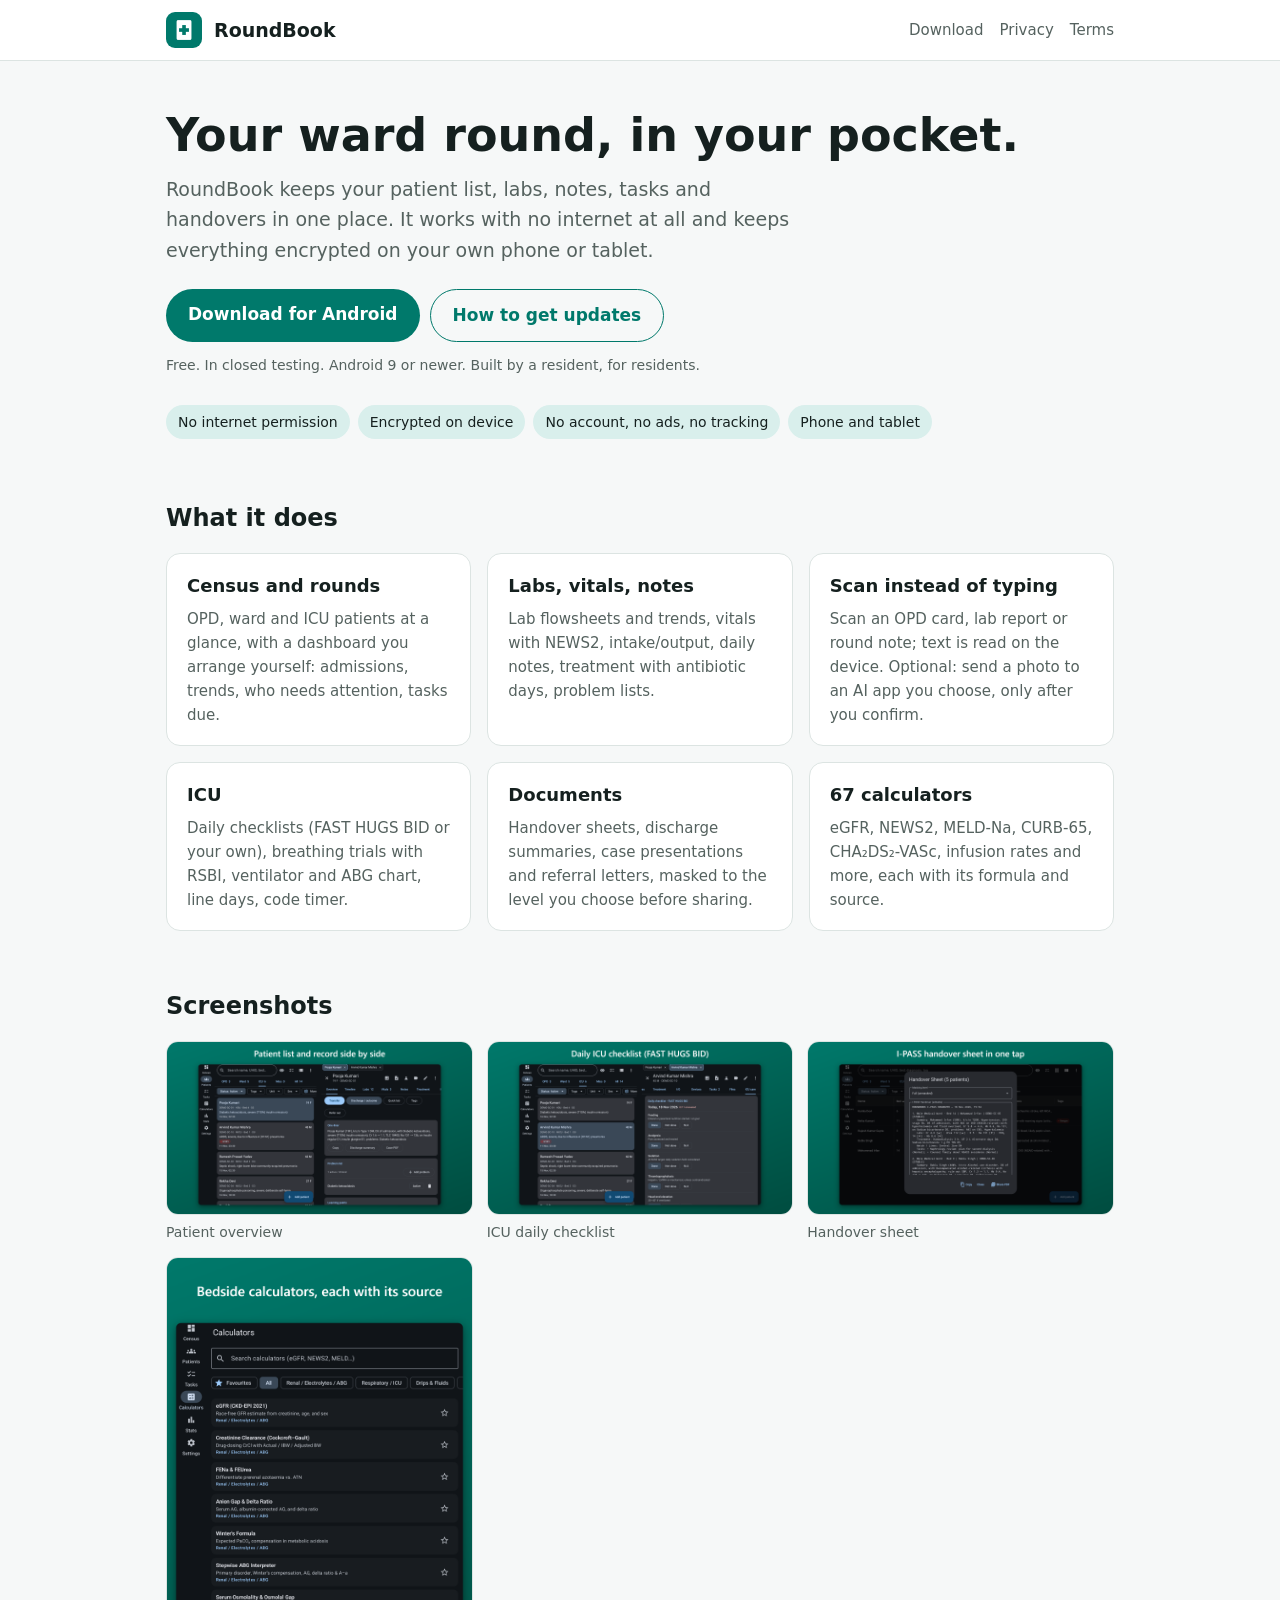
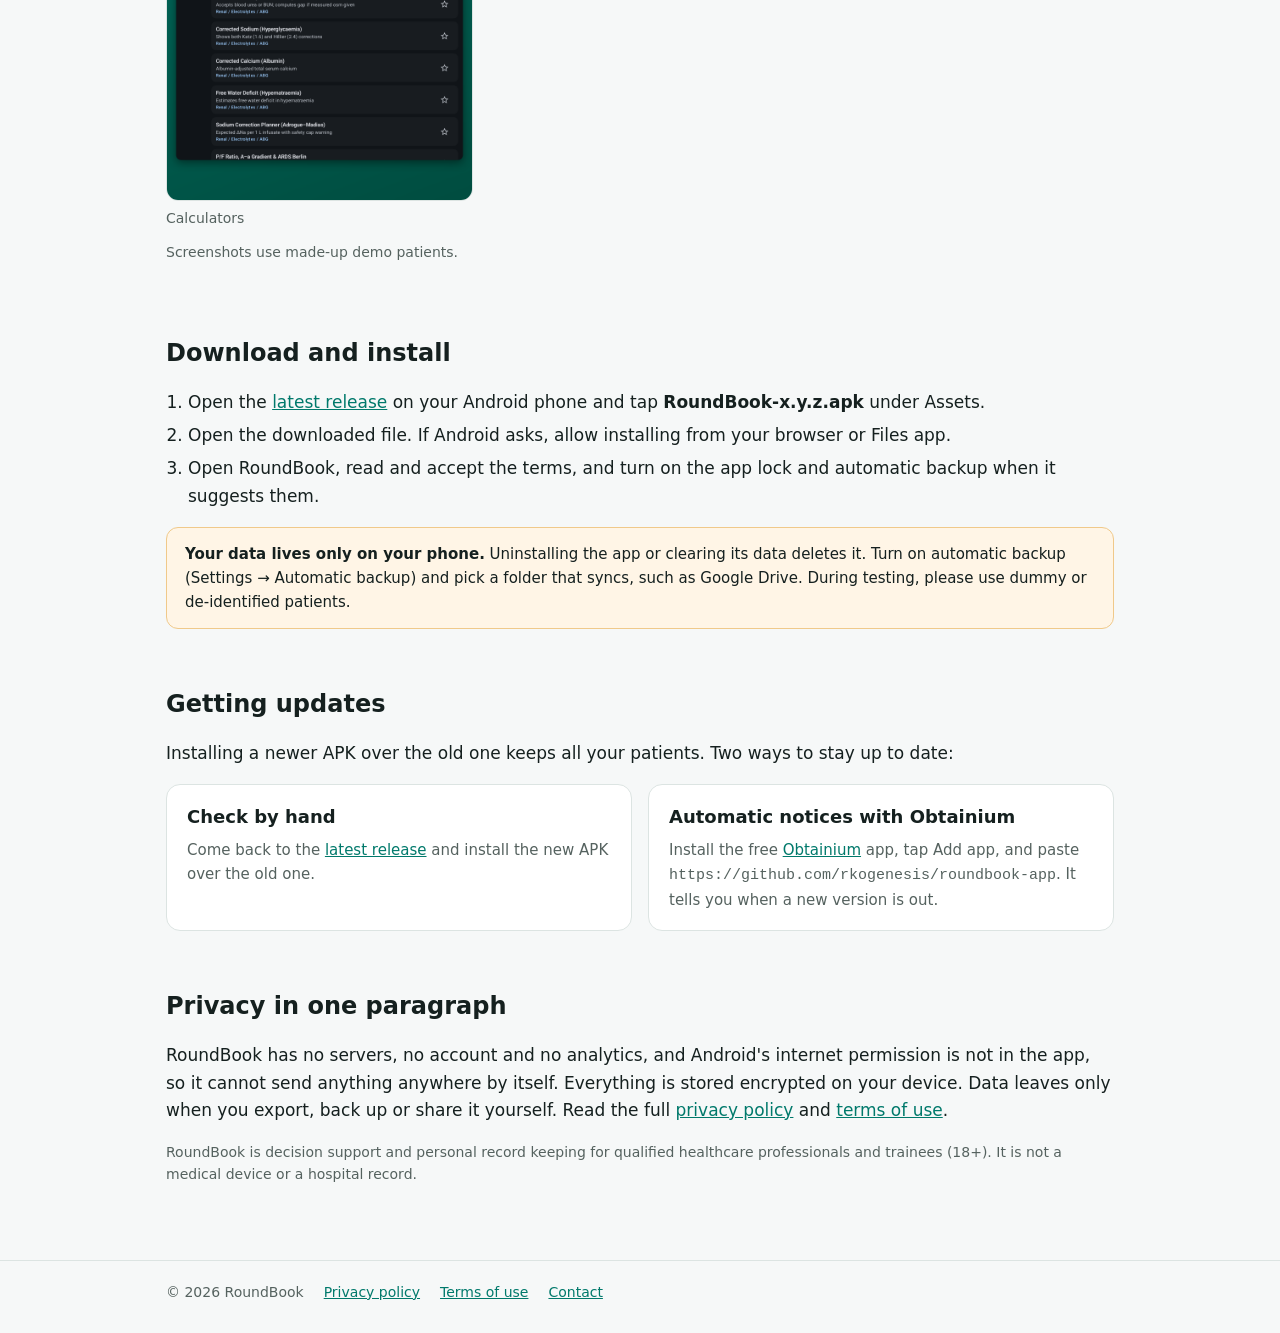
<file: site/index.html>
<!doctype html>
<html lang="en">
<head>
  <meta charset="utf-8">
  <meta name="viewport" content="width=device-width, initial-scale=1">
  <title>RoundBook</title>
  <meta name="description" content="RoundBook: an offline, encrypted patient tracker for doctors on ward rounds, in the ICU and in OPD.">
  <link rel="icon" href="img/icon-512.png">
  <link rel="stylesheet" href="style.css">
</head>
<body>
<header class="top">
  <div class="wrap">
    <img src="img/icon-512.png" alt="">
    <a class="name" href="./">RoundBook</a>
    <nav>
      <a href="#download">Download</a>
      <a href="privacy.html">Privacy</a>
      <a href="terms.html">Terms</a>
    </nav>
  </div>
</header>

<main class="wrap">
  <div class="hero">
    <h1>Your ward round, in your pocket.</h1>
    <p class="lead">RoundBook keeps your patient list, labs, notes, tasks and handovers in one place. It works with no internet at all and keeps everything encrypted on your own phone or tablet.</p>
    <div class="actions">
      <a class="btn" href="https://github.com/rkogenesis/roundbook-app/releases/latest">Download for Android</a>
      <a class="btn ghost" href="#updates">How to get updates</a>
    </div>
    <p class="note">Free. In closed testing. Android 9 or newer. Built by a resident, for residents.</p>
    <ul class="pills">
      <li>No internet permission</li>
      <li>Encrypted on device</li>
      <li>No account, no ads, no tracking</li>
      <li>Phone and tablet</li>
    </ul>
  </div>

  <section>
    <h2>What it does</h2>
    <div class="grid">
      <div class="card"><h3>Census and rounds</h3><p>OPD, ward and ICU patients at a glance, with a dashboard you arrange yourself: admissions, trends, who needs attention, tasks due.</p></div>
      <div class="card"><h3>Labs, vitals, notes</h3><p>Lab flowsheets and trends, vitals with NEWS2, intake/output, daily notes, treatment with antibiotic days, problem lists.</p></div>
      <div class="card"><h3>Scan instead of typing</h3><p>Scan an OPD card, lab report or round note; text is read on the device. Optional: send a photo to an AI app you choose, only after you confirm.</p></div>
      <div class="card"><h3>ICU</h3><p>Daily checklists (FAST HUGS BID or your own), breathing trials with RSBI, ventilator and ABG chart, line days, code timer.</p></div>
      <div class="card"><h3>Documents</h3><p>Handover sheets, discharge summaries, case presentations and referral letters, masked to the level you choose before sharing.</p></div>
      <div class="card"><h3>67 calculators</h3><p>eGFR, NEWS2, MELD-Na, CURB-65, CHA₂DS₂-VASc, infusion rates and more, each with its formula and source.</p></div>
    </div>
  </section>

  <section>
    <h2>Screenshots</h2>
    <div class="shots">
      <figure><img src="img/patient.png" alt="Patient overview with problem list and one-liner" loading="lazy"><figcaption>Patient overview</figcaption></figure>
      <figure><img src="img/icu-checklist.png" alt="ICU daily checklist" loading="lazy"><figcaption>ICU daily checklist</figcaption></figure>
      <figure><img src="img/handover.png" alt="Handover sheet" loading="lazy"><figcaption>Handover sheet</figcaption></figure>
      <figure><img src="img/calculators.png" alt="Calculators" loading="lazy"><figcaption>Calculators</figcaption></figure>
    </div>
    <p class="note">Screenshots use made-up demo patients.</p>
  </section>

  <section id="download">
    <h2>Download and install</h2>
    <ol class="steps">
      <li>Open the <a href="https://github.com/rkogenesis/roundbook-app/releases/latest">latest release</a> on your Android phone and tap <strong>RoundBook-x.y.z.apk</strong> under Assets.</li>
      <li>Open the downloaded file. If Android asks, allow installing from your browser or Files app.</li>
      <li>Open RoundBook, read and accept the terms, and turn on the app lock and automatic backup when it suggests them.</li>
    </ol>
    <div class="warn"><strong>Your data lives only on your phone.</strong> Uninstalling the app or clearing its data deletes it. Turn on automatic backup (Settings → Automatic backup) and pick a folder that syncs, such as Google Drive. During testing, please use dummy or de-identified patients.</div>
  </section>

  <section id="updates">
    <h2>Getting updates</h2>
    <p>Installing a newer APK over the old one keeps all your patients. Two ways to stay up to date:</p>
    <div class="grid">
      <div class="card"><h3>Check by hand</h3><p>Come back to the <a href="https://github.com/rkogenesis/roundbook-app/releases/latest">latest release</a> and install the new APK over the old one.</p></div>
      <div class="card"><h3>Automatic notices with Obtainium</h3><p>Install the free <a href="https://github.com/ImranR98/Obtainium">Obtainium</a> app, tap Add app, and paste <code>https://github.com/rkogenesis/roundbook-app</code>. It tells you when a new version is out.</p></div>
    </div>
  </section>

  <section>
    <h2>Privacy in one paragraph</h2>
    <p>RoundBook has no servers, no account and no analytics, and Android's internet permission is not in the app, so it cannot send anything anywhere by itself. Everything is stored encrypted on your device. Data leaves only when you export, back up or share it yourself. Read the full <a href="privacy.html">privacy policy</a> and <a href="terms.html">terms of use</a>.</p>
    <p class="note">RoundBook is decision support and personal record keeping for qualified healthcare professionals and trainees (18+). It is not a medical device or a hospital record.</p>
  </section>
</main>

<footer>
  <div class="wrap">
    <span>© 2026 RoundBook</span>
    <a href="privacy.html">Privacy policy</a>
    <a href="terms.html">Terms of use</a>
    <a href="mailto:salgenrko@gmail.com">Contact</a>
  </div>
</footer>
</body>
</html>
</file>
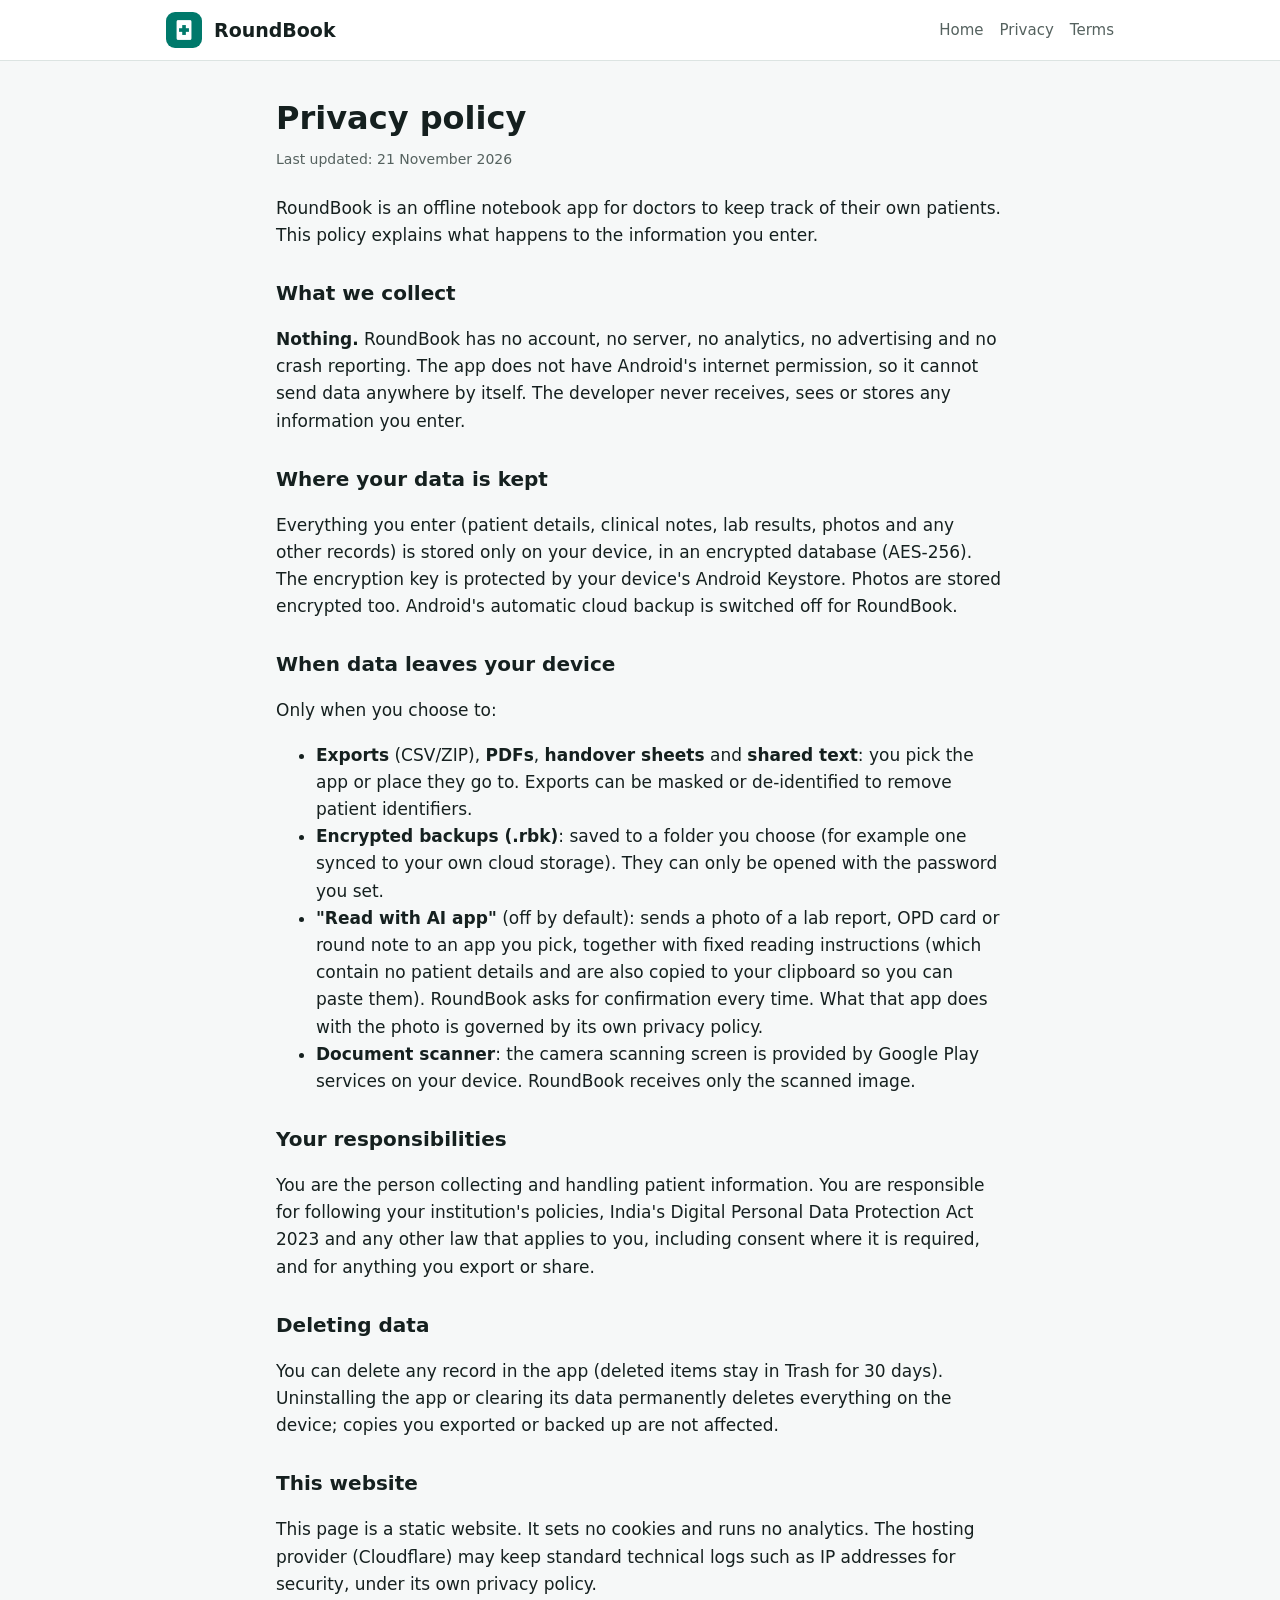
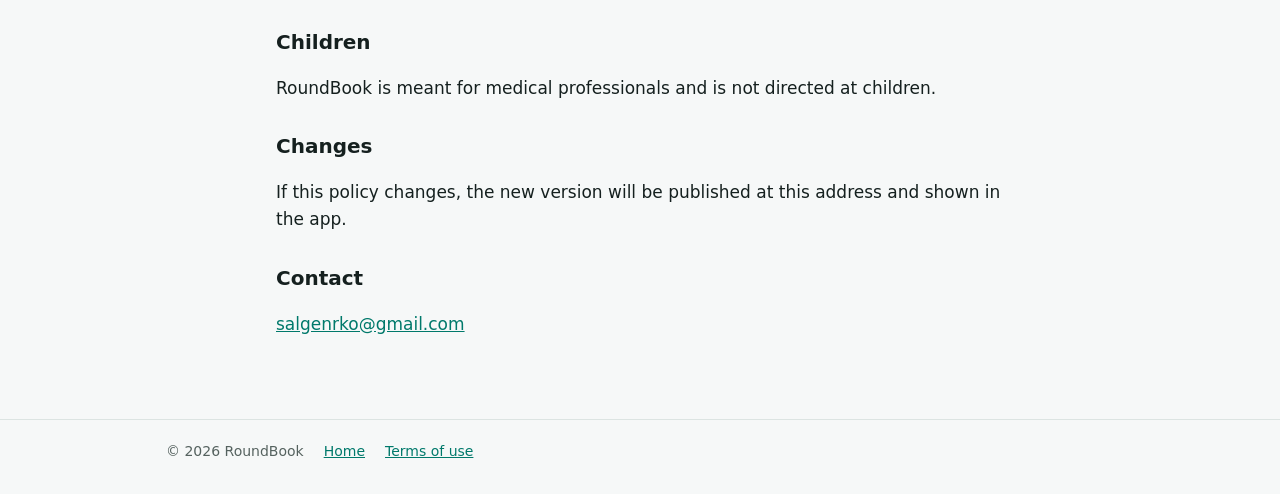
<file: site/privacy.html>
<!doctype html>
<html lang="en">
<head>
  <meta charset="utf-8">
  <meta name="viewport" content="width=device-width, initial-scale=1">
  <title>RoundBook privacy policy</title>
  <link rel="icon" href="img/icon-512.png">
  <link rel="stylesheet" href="style.css">
</head>
<body>
<header class="top">
  <div class="wrap">
    <img src="img/icon-512.png" alt="">
    <a class="name" href="./">RoundBook</a>
    <nav><a href="./">Home</a><a href="privacy.html">Privacy</a><a href="terms.html">Terms</a></nav>
  </div>
</header>
<main class="wrap doc">
  <h1>Privacy policy</h1>
  <p class="meta">Last updated: 21 November 2026</p>

  <p>RoundBook is an offline notebook app for doctors to keep track of their own patients. This policy explains what happens to the information you enter.</p>

  <h2>What we collect</h2>
  <p><strong>Nothing.</strong> RoundBook has no account, no server, no analytics, no advertising and no crash reporting. The app does not have Android's internet permission, so it cannot send data anywhere by itself. The developer never receives, sees or stores any information you enter.</p>

  <h2>Where your data is kept</h2>
  <p>Everything you enter (patient details, clinical notes, lab results, photos and any other records) is stored only on your device, in an encrypted database (AES-256). The encryption key is protected by your device's Android Keystore. Photos are stored encrypted too. Android's automatic cloud backup is switched off for RoundBook.</p>

  <h2>When data leaves your device</h2>
  <p>Only when you choose to:</p>
  <ul>
    <li><strong>Exports</strong> (CSV/ZIP), <strong>PDFs</strong>, <strong>handover sheets</strong> and <strong>shared text</strong>: you pick the app or place they go to. Exports can be masked or de-identified to remove patient identifiers.</li>
    <li><strong>Encrypted backups (.rbk)</strong>: saved to a folder you choose (for example one synced to your own cloud storage). They can only be opened with the password you set.</li>
    <li><strong>"Read with AI app"</strong> (off by default): sends a photo of a lab report, OPD card or round note to an app you pick, together with fixed reading instructions (which contain no patient details and are also copied to your clipboard so you can paste them). RoundBook asks for confirmation every time. What that app does with the photo is governed by its own privacy policy.</li>
    <li><strong>Document scanner</strong>: the camera scanning screen is provided by Google Play services on your device. RoundBook receives only the scanned image.</li>
  </ul>

  <h2>Your responsibilities</h2>
  <p>You are the person collecting and handling patient information. You are responsible for following your institution's policies, India's Digital Personal Data Protection Act 2023 and any other law that applies to you, including consent where it is required, and for anything you export or share.</p>

  <h2>Deleting data</h2>
  <p>You can delete any record in the app (deleted items stay in Trash for 30 days). Uninstalling the app or clearing its data permanently deletes everything on the device; copies you exported or backed up are not affected.</p>

  <h2>This website</h2>
  <p>This page is a static website. It sets no cookies and runs no analytics. The hosting provider (Cloudflare) may keep standard technical logs such as IP addresses for security, under its own privacy policy.</p>

  <h2>Children</h2>
  <p>RoundBook is meant for medical professionals and is not directed at children.</p>

  <h2>Changes</h2>
  <p>If this policy changes, the new version will be published at this address and shown in the app.</p>

  <h2>Contact</h2>
  <p><a href="mailto:salgenrko@gmail.com">salgenrko@gmail.com</a></p>
</main>
<footer><div class="wrap"><span>© 2026 RoundBook</span><a href="./">Home</a><a href="terms.html">Terms of use</a></div></footer>
</body>
</html>
</file>
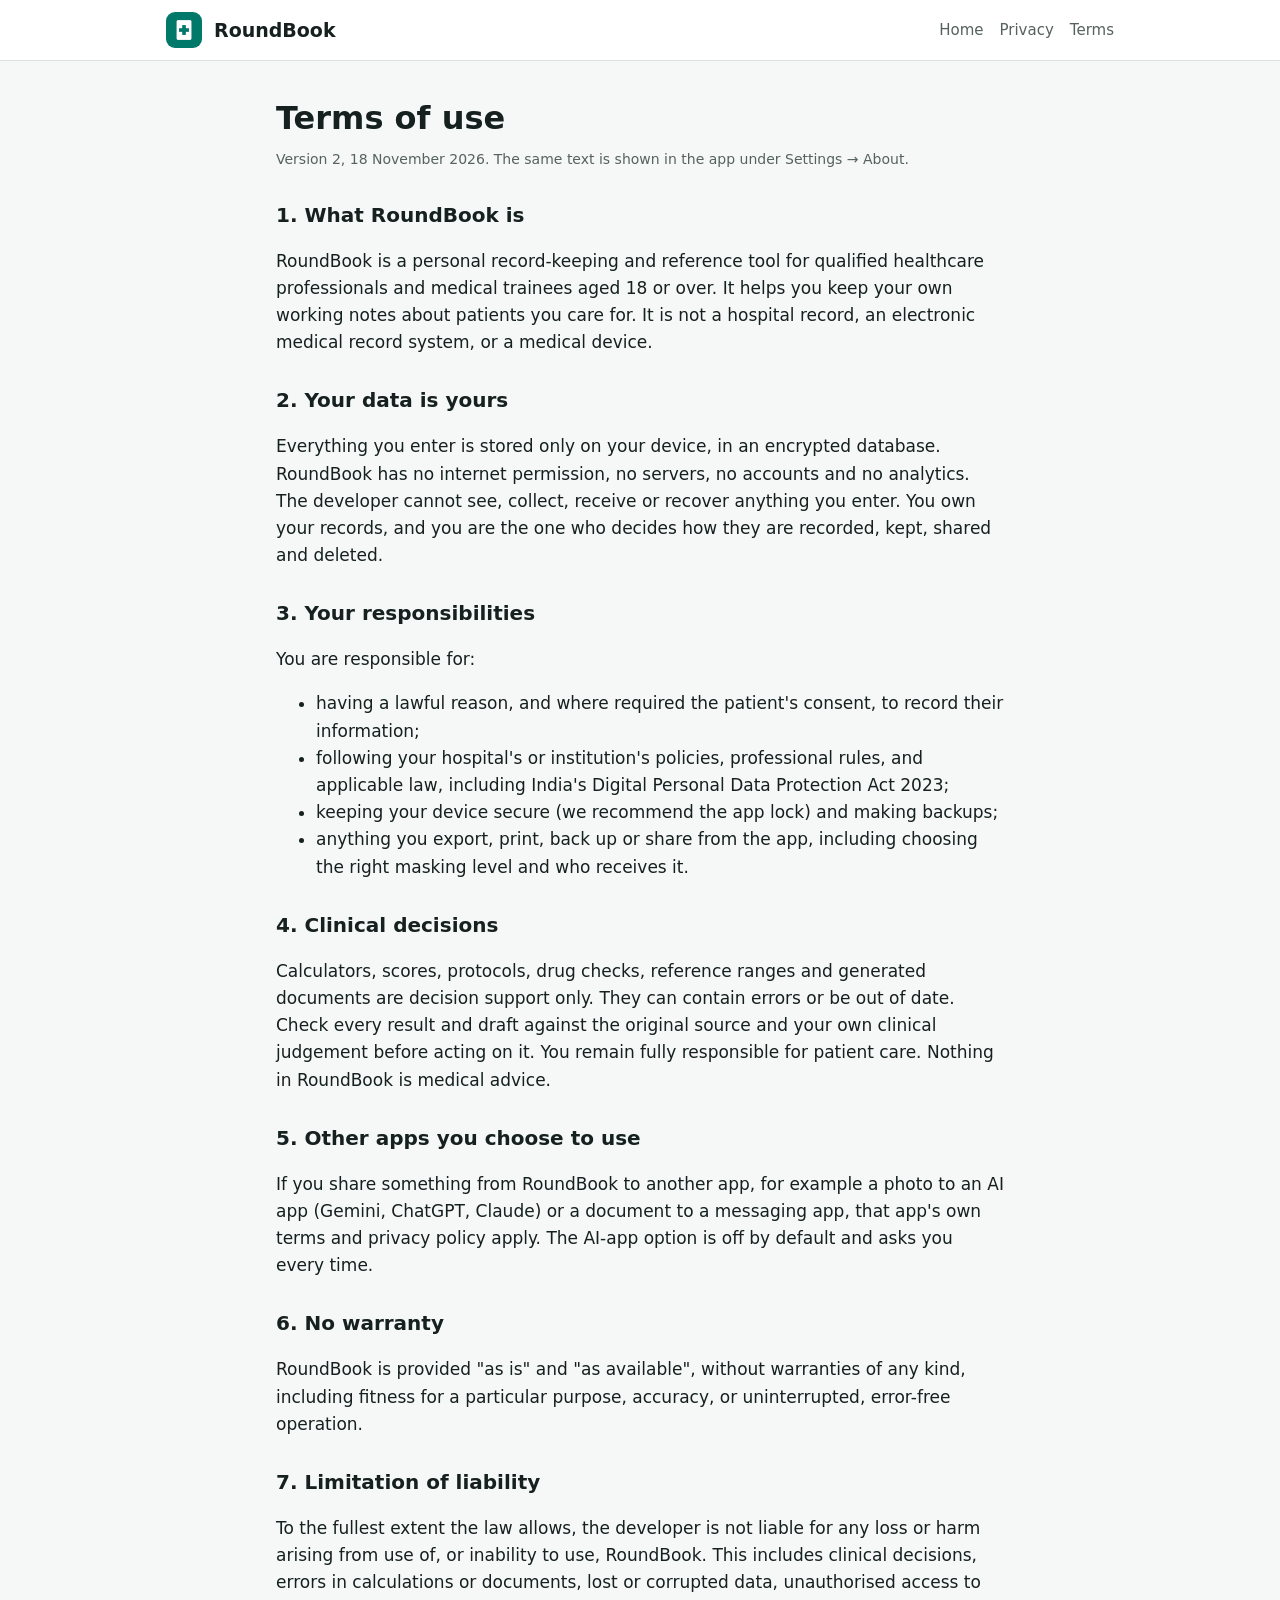
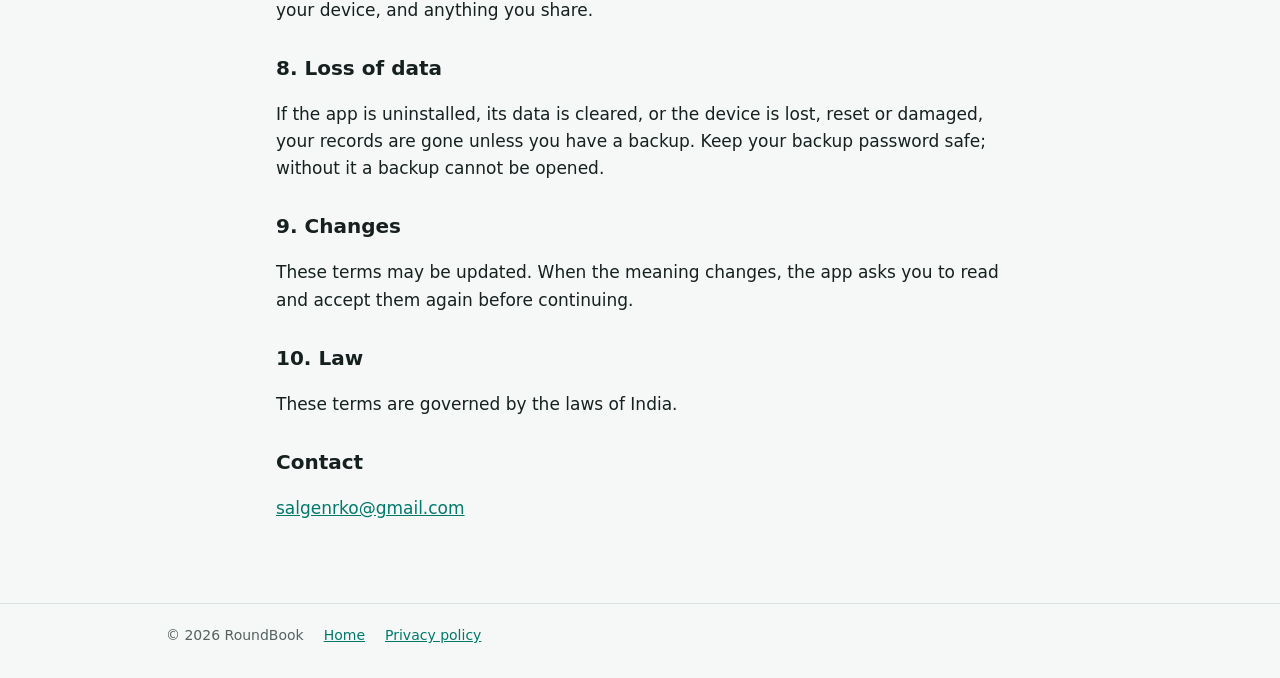
<file: site/terms.html>
<!doctype html>
<html lang="en">
<head>
  <meta charset="utf-8">
  <meta name="viewport" content="width=device-width, initial-scale=1">
  <title>RoundBook terms of use</title>
  <link rel="icon" href="img/icon-512.png">
  <link rel="stylesheet" href="style.css">
</head>
<body>
<header class="top">
  <div class="wrap">
    <img src="img/icon-512.png" alt="">
    <a class="name" href="./">RoundBook</a>
    <nav><a href="./">Home</a><a href="privacy.html">Privacy</a><a href="terms.html">Terms</a></nav>
  </div>
</header>
<main class="wrap doc">
  <h1>Terms of use</h1>
  <p class="meta">Version 2, 18 November 2026. The same text is shown in the app under Settings → About.</p>

  <h2>1. What RoundBook is</h2>
  <p>RoundBook is a personal record-keeping and reference tool for qualified healthcare professionals and medical trainees aged 18 or over. It helps you keep your own working notes about patients you care for. It is not a hospital record, an electronic medical record system, or a medical device.</p>

  <h2>2. Your data is yours</h2>
  <p>Everything you enter is stored only on your device, in an encrypted database. RoundBook has no internet permission, no servers, no accounts and no analytics. The developer cannot see, collect, receive or recover anything you enter. You own your records, and you are the one who decides how they are recorded, kept, shared and deleted.</p>

  <h2>3. Your responsibilities</h2>
  <p>You are responsible for:</p>
  <ul>
    <li>having a lawful reason, and where required the patient's consent, to record their information;</li>
    <li>following your hospital's or institution's policies, professional rules, and applicable law, including India's Digital Personal Data Protection Act 2023;</li>
    <li>keeping your device secure (we recommend the app lock) and making backups;</li>
    <li>anything you export, print, back up or share from the app, including choosing the right masking level and who receives it.</li>
  </ul>

  <h2>4. Clinical decisions</h2>
  <p>Calculators, scores, protocols, drug checks, reference ranges and generated documents are decision support only. They can contain errors or be out of date. Check every result and draft against the original source and your own clinical judgement before acting on it. You remain fully responsible for patient care. Nothing in RoundBook is medical advice.</p>

  <h2>5. Other apps you choose to use</h2>
  <p>If you share something from RoundBook to another app, for example a photo to an AI app (Gemini, ChatGPT, Claude) or a document to a messaging app, that app's own terms and privacy policy apply. The AI-app option is off by default and asks you every time.</p>

  <h2>6. No warranty</h2>
  <p>RoundBook is provided "as is" and "as available", without warranties of any kind, including fitness for a particular purpose, accuracy, or uninterrupted, error-free operation.</p>

  <h2>7. Limitation of liability</h2>
  <p>To the fullest extent the law allows, the developer is not liable for any loss or harm arising from use of, or inability to use, RoundBook. This includes clinical decisions, errors in calculations or documents, lost or corrupted data, unauthorised access to your device, and anything you share.</p>

  <h2>8. Loss of data</h2>
  <p>If the app is uninstalled, its data is cleared, or the device is lost, reset or damaged, your records are gone unless you have a backup. Keep your backup password safe; without it a backup cannot be opened.</p>

  <h2>9. Changes</h2>
  <p>These terms may be updated. When the meaning changes, the app asks you to read and accept them again before continuing.</p>

  <h2>10. Law</h2>
  <p>These terms are governed by the laws of India.</p>

  <h2>Contact</h2>
  <p><a href="mailto:salgenrko@gmail.com">salgenrko@gmail.com</a></p>
</main>
<footer><div class="wrap"><span>© 2026 RoundBook</span><a href="./">Home</a><a href="privacy.html">Privacy policy</a></div></footer>
</body>
</html>
</file>
<file: site/style.css>
:root {
  --bg: #f6f8f8;
  --surface: #ffffff;
  --text: #15201f;
  --muted: #55625f;
  --accent: #00796b;
  --accent-soft: #d9efec;
  --border: #dce4e2;
  --warn-bg: #fff5e6;
  --warn-border: #f0c98a;
  color-scheme: light dark;
}
@media (prefers-color-scheme: dark) {
  :root {
    --bg: #0d1312;
    --surface: #151d1c;
    --text: #e6eeec;
    --muted: #9fb0ad;
    --accent: #4dd0c1;
    --accent-soft: #163a36;
    --border: #25302e;
    --warn-bg: #2a2214;
    --warn-border: #6b5424;
  }
}
* { box-sizing: border-box; }
body {
  margin: 0;
  background: var(--bg);
  color: var(--text);
  font: 17px/1.6 system-ui, -apple-system, "Segoe UI", Roboto, sans-serif;
}
a { color: var(--accent); }
.wrap { max-width: 980px; margin: 0 auto; padding: 0 16px; }
header.top { border-bottom: 1px solid var(--border); background: var(--surface); }
header.top .wrap { display: flex; align-items: center; gap: 12px; padding-top: 12px; padding-bottom: 12px; flex-wrap: wrap; }
header.top img { width: 36px; height: 36px; border-radius: 9px; }
header.top .name { font-weight: 700; font-size: 19px; color: var(--text); text-decoration: none; margin-right: auto; }
header.top nav { display: flex; gap: 16px; font-size: 15px; }
header.top nav a { text-decoration: none; color: var(--muted); }
header.top nav a:hover { color: var(--accent); }

.hero { padding: 48px 0 32px; }
.hero h1 { font-size: clamp(30px, 6vw, 46px); line-height: 1.15; margin: 0 0 12px; }
.hero p.lead { font-size: 19px; color: var(--muted); max-width: 640px; margin: 0 0 24px; }
.btn {
  display: inline-block; padding: 12px 22px; border-radius: 999px; font-weight: 600;
  text-decoration: none; background: var(--accent); color: #fff;
}
@media (prefers-color-scheme: dark) { .btn { color: #062a26; } }
.actions { display: flex; flex-wrap: wrap; gap: 10px; }
.btn.ghost { background: transparent; color: var(--accent); border: 1.5px solid var(--accent); }
.note { font-size: 14px; color: var(--muted); margin-top: 12px; }

.pills { display: flex; flex-wrap: wrap; gap: 8px; margin: 28px 0 0; padding: 0; list-style: none; }
.pills li { background: var(--accent-soft); color: var(--text); padding: 6px 12px; border-radius: 999px; font-size: 14px; }

section { padding: 28px 0; }
section h2 { font-size: 24px; margin: 0 0 16px; }
.grid { display: grid; grid-template-columns: repeat(auto-fit, minmax(260px, 1fr)); gap: 16px; }
.card { background: var(--surface); border: 1px solid var(--border); border-radius: 14px; padding: 18px 20px; }
.card h3 { margin: 0 0 6px; font-size: 18px; }
.card p, .card ul { margin: 0; color: var(--muted); font-size: 15px; }
.card ul { padding-left: 18px; }

.shots { display: grid; grid-template-columns: repeat(auto-fit, minmax(280px, 1fr)); gap: 14px; }
.shots figure { margin: 0; }
.shots img { width: 100%; height: auto; border-radius: 12px; border: 1px solid var(--border); display: block; }
.shots figcaption { font-size: 14px; color: var(--muted); margin-top: 6px; }

.warn { background: var(--warn-bg); border: 1px solid var(--warn-border); border-radius: 12px; padding: 14px 18px; font-size: 15px; }
ol.steps { padding-left: 22px; }
ol.steps li { margin-bottom: 6px; }

.doc { max-width: 760px; padding-top: 32px; padding-bottom: 32px; }
.doc h1 { font-size: 32px; margin: 0 0 4px; }
.doc .meta { color: var(--muted); font-size: 14px; margin: 0 0 24px; }
.doc h2 { font-size: 20px; margin: 28px 0 8px; }

footer { border-top: 1px solid var(--border); margin-top: 32px; padding: 20px 0 32px; color: var(--muted); font-size: 14px; }
footer .wrap { display: flex; flex-wrap: wrap; gap: 8px 20px; }
</file>
